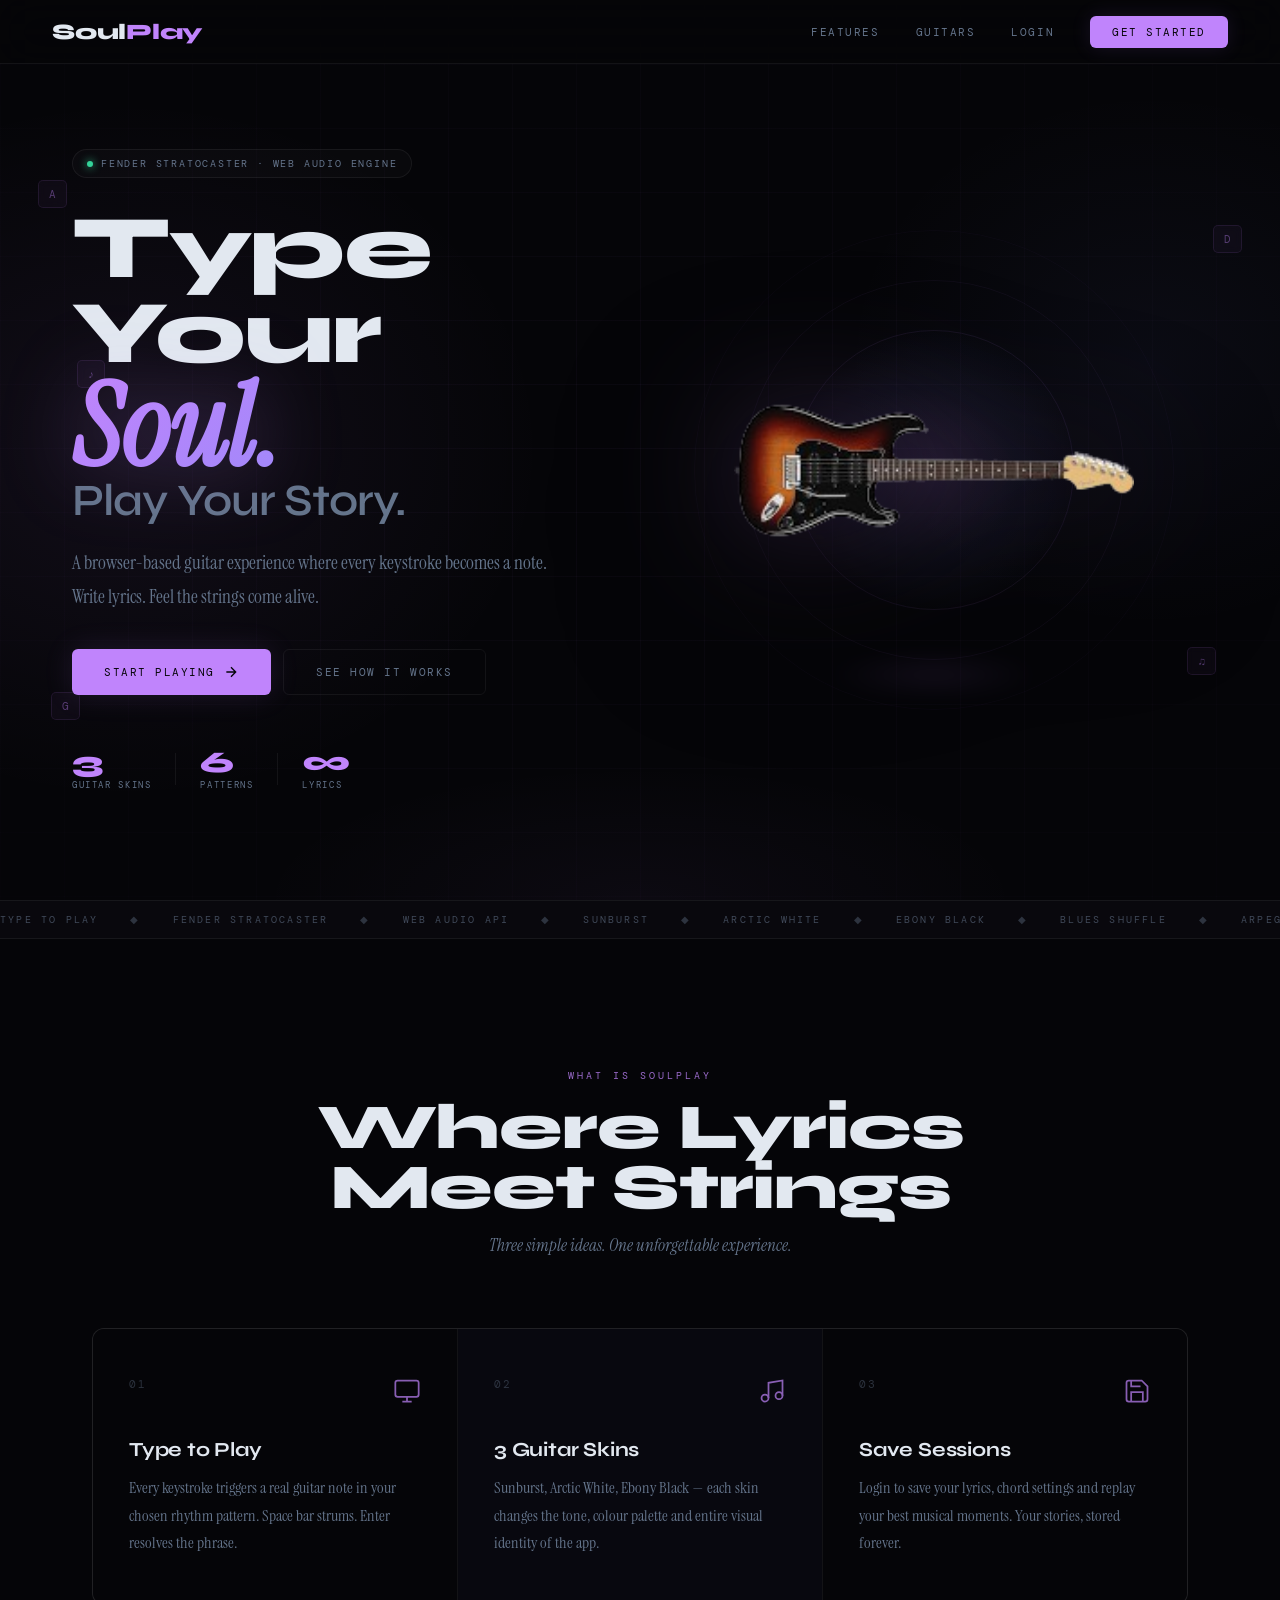
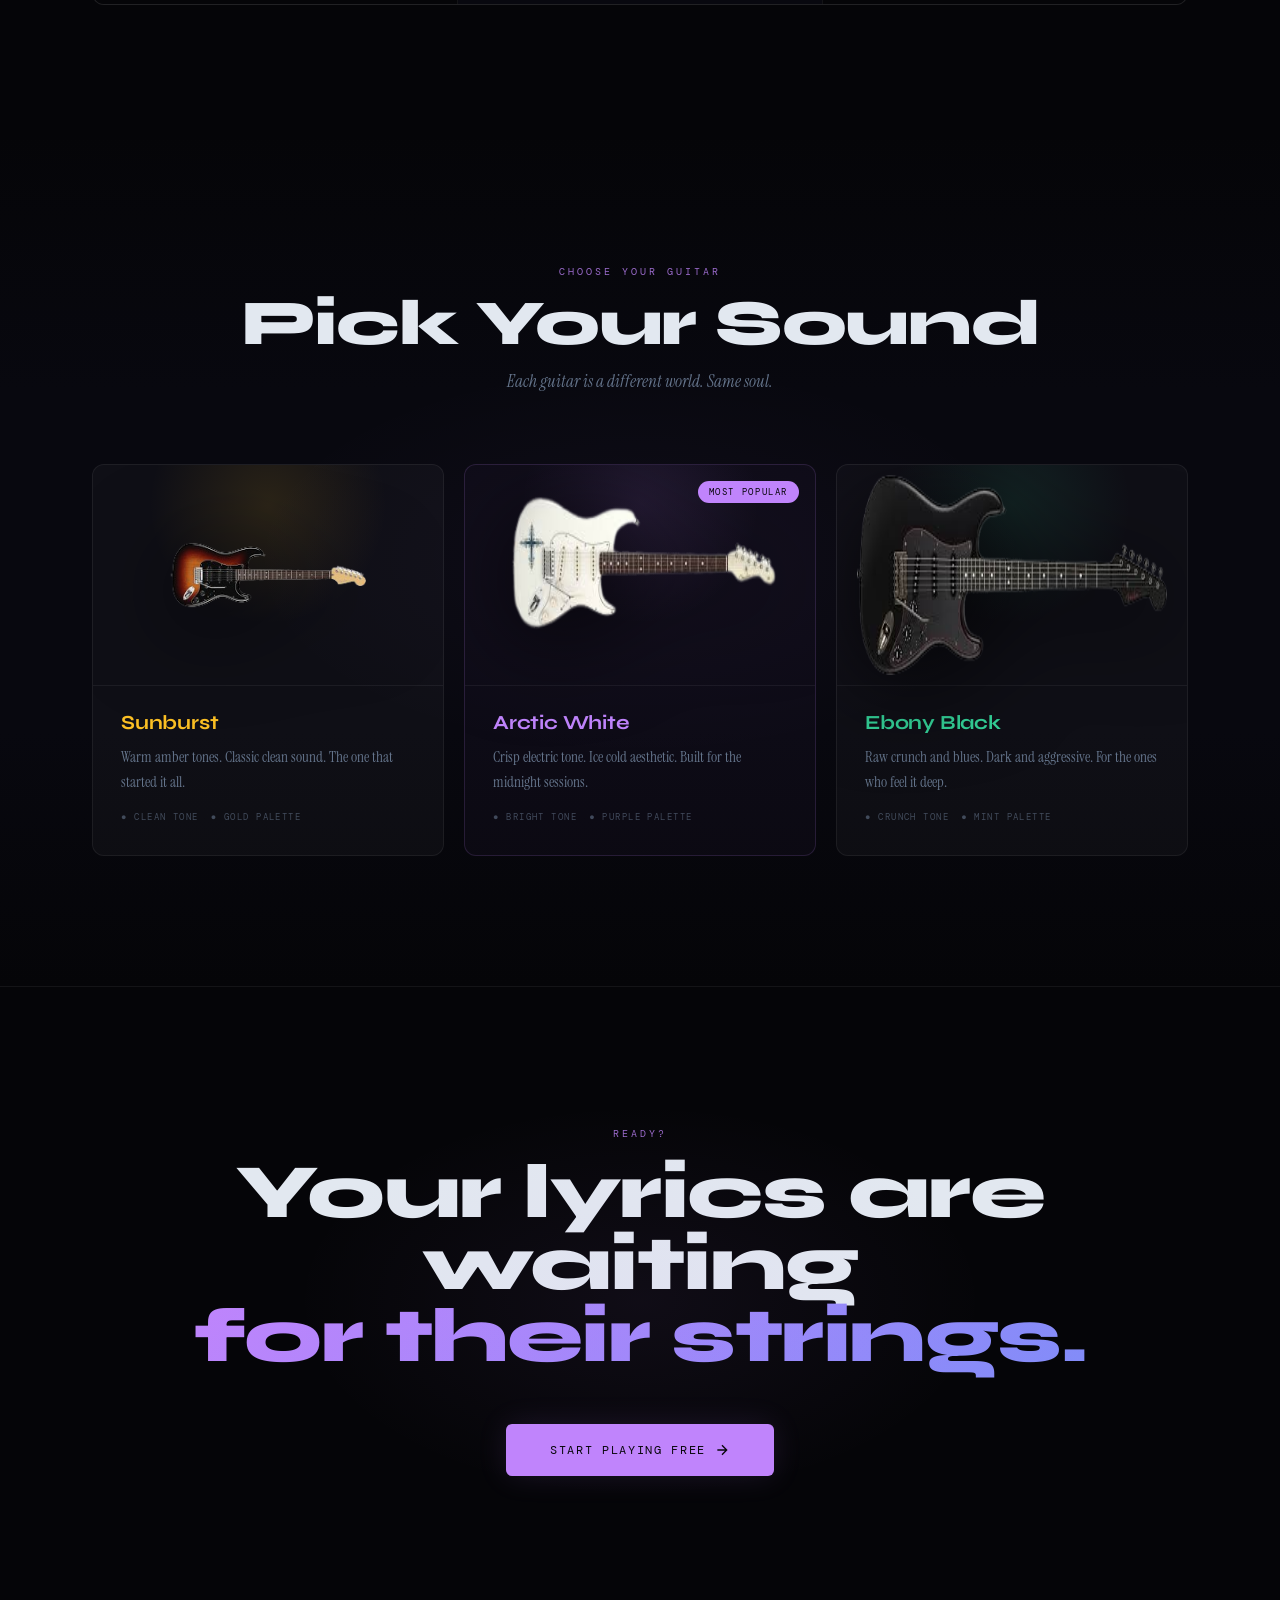
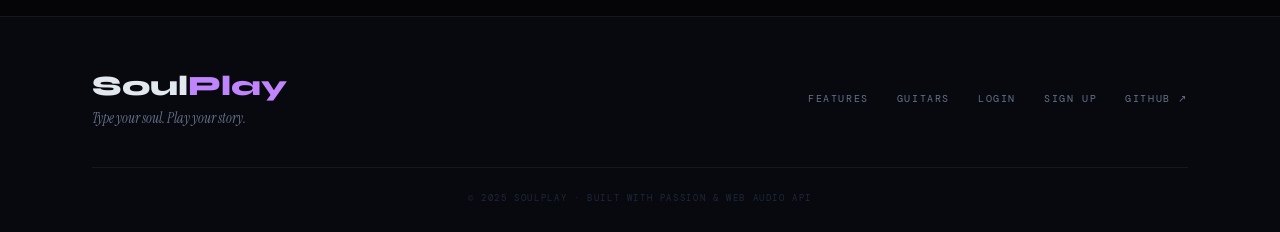
<file: index.html>
<!DOCTYPE html>
<html lang="en">
<head>
<meta charset="UTF-8"/>
<meta name="viewport" content="width=device-width, initial-scale=1.0"/>
<title>SoulPlay — Type Your Soul. Play Your Story.</title>
<link rel="stylesheet" href="assets/css/style.css"/>
</head>
<body>

  <!-- NAVBAR -->
  <nav class="navbar">
    <a href="index.html" class="logo">
      <span class="logo-soul">Soul</span><span class="logo-play">Play</span>
    </a>
    <div class="nav-links" id="navLinks">
      <a href="#features">Features</a>
      <a href="#skins">Guitars</a>
      <a href="login.html">Login</a>
      <a href="signup.html" class="btn-cta">Get Started</a>
    </div>
    <div class="hamburger" onclick="toggleMenu()">
      <span></span><span></span><span></span>
    </div>
  </nav>

  <!-- HERO -->
  <section class="hero">
    <div class="hero-ambient"></div>
    <div class="hero-grid"></div>
    <div class="hero-content">

      <div class="hero-left">
        <div class="hero-badge">
          <span class="badge-dot"></span>
          Fender Stratocaster · Web Audio Engine
        </div>
        <h1 class="hero-title">
          <span class="ht-line">Type Your</span>
          <span class="ht-accent">Soul.</span>
          <span class="ht-line ht-small">Play Your Story.</span>
        </h1>
        <p class="hero-sub">
          A browser-based guitar experience where every 
          keystroke becomes a note. Write lyrics. 
          Feel the strings come alive.
        </p>
        <div class="hero-actions">
          <a href="signup.html" class="btn-primary">
            <span>Start Playing</span>
            <svg width="16" height="16" viewBox="0 0 24 24" fill="none" 
                 stroke="currentColor" stroke-width="2">
              <path d="M5 12h14M12 5l7 7-7 7"/>
            </svg>
          </a>
          <a href="#features" class="btn-ghost">See How It Works</a>
        </div>
        <div class="hero-meta">
          <div class="meta-item">
            <div class="meta-val">3</div>
            <div class="meta-key">Guitar Skins</div>
          </div>
          <div class="meta-sep"></div>
          <div class="meta-item">
            <div class="meta-val">6</div>
            <div class="meta-key">Patterns</div>
          </div>
          <div class="meta-sep"></div>
          <div class="meta-item">
            <div class="meta-val">∞</div>
            <div class="meta-key">Lyrics</div>
          </div>
        </div>
      </div>

      <div class="hero-right">
        <div class="guitar-scene">
          <div class="gscene-ring gscene-ring--1"></div>
          <div class="gscene-ring gscene-ring--2"></div>
          <div class="gscene-ring gscene-ring--3"></div>
          <div class="gscene-light"></div>
          <img src="assets/images/guitar-sunburst.png" 
               alt="Fender Stratocaster" class="hero-guitar"/>
          <div class="gscene-floor"></div>
        </div>
      </div>

    </div>

    <!-- Keyboard keys floating -->
    <div class="key-float kf-1"><kbd>A</kbd></div>
    <div class="key-float kf-2"><kbd>♪</kbd></div>
    <div class="key-float kf-3"><kbd>G</kbd></div>
    <div class="key-float kf-4"><kbd>D</kbd></div>
    <div class="key-float kf-5"><kbd>♫</kbd></div>
  </section>

  <!-- TICKER -->
  <div class="ticker">
    <div class="ticker-track">
      <span>Type to Play</span><span class="tick-dot">◆</span>
      <span>Fender Stratocaster</span><span class="tick-dot">◆</span>
      <span>Web Audio API</span><span class="tick-dot">◆</span>
      <span>Sunburst</span><span class="tick-dot">◆</span>
      <span>Arctic White</span><span class="tick-dot">◆</span>
      <span>Ebony Black</span><span class="tick-dot">◆</span>
      <span>Blues Shuffle</span><span class="tick-dot">◆</span>
      <span>Arpeggio Mode</span><span class="tick-dot">◆</span>
      <span>Save Sessions</span><span class="tick-dot">◆</span>
      <span>Type to Play</span><span class="tick-dot">◆</span>
      <span>Fender Stratocaster</span><span class="tick-dot">◆</span>
      <span>Web Audio API</span><span class="tick-dot">◆</span>
      <span>Sunburst</span><span class="tick-dot">◆</span>
      <span>Arctic White</span><span class="tick-dot">◆</span>
      <span>Ebony Black</span><span class="tick-dot">◆</span>
      <span>Blues Shuffle</span><span class="tick-dot">◆</span>
      <span>Arpeggio Mode</span><span class="tick-dot">◆</span>
      <span>Save Sessions</span><span class="tick-dot">◆</span>
    </div>
  </div>

  <!-- FEATURES -->
  <section class="features" id="features">
    <div class="container">
      <div class="sec-head">
        <p class="sec-label">What is SoulPlay</p>
        <h2 class="sec-title">Where Lyrics<br/>Meet Strings</h2>
        <p class="sec-sub">Three simple ideas. One unforgettable experience.</p>
      </div>
      <div class="feat-grid">

        <div class="feat-card">
          <div class="feat-top">
            <div class="feat-num">01</div>
            <div class="feat-ico">
              <svg width="28" height="28" viewBox="0 0 24 24" fill="none" 
                   stroke="currentColor" stroke-width="1.5">
                <rect x="2" y="3" width="20" height="14" rx="2"/>
                <path d="M8 21h8M12 17v4"/>
              </svg>
            </div>
          </div>
          <h3>Type to Play</h3>
          <p>Every keystroke triggers a real guitar note in your chosen rhythm pattern. Space bar strums. Enter resolves the phrase.</p>
          <div class="feat-bar"></div>
        </div>

        <div class="feat-card feat-card--glow">
          <div class="feat-top">
            <div class="feat-num">02</div>
            <div class="feat-ico">
              <svg width="28" height="28" viewBox="0 0 24 24" fill="none" 
                   stroke="currentColor" stroke-width="1.5">
                <path d="M9 18V5l12-2v13"/>
                <circle cx="6" cy="18" r="3"/>
                <circle cx="18" cy="16" r="3"/>
              </svg>
            </div>
          </div>
          <h3>3 Guitar Skins</h3>
          <p>Sunburst, Arctic White, Ebony Black — each skin changes the tone, colour palette and entire visual identity of the app.</p>
          <div class="feat-bar"></div>
        </div>

        <div class="feat-card">
          <div class="feat-top">
            <div class="feat-num">03</div>
            <div class="feat-ico">
              <svg width="28" height="28" viewBox="0 0 24 24" fill="none" 
                   stroke="currentColor" stroke-width="1.5">
                <path d="M19 21H5a2 2 0 01-2-2V5a2 2 0 012-2h11l5 5v11a2 2 0 01-2 2z"/>
                <polyline points="17,21 17,13 7,13 7,21"/>
                <polyline points="7,3 7,8 15,8"/>
              </svg>
            </div>
          </div>
          <h3>Save Sessions</h3>
          <p>Login to save your lyrics, chord settings and replay your best musical moments. Your stories, stored forever.</p>
          <div class="feat-bar"></div>
        </div>

      </div>
    </div>
  </section>

  <!-- GUITARS -->
  <section class="guitars" id="skins">
    <div class="container">
      <div class="sec-head">
        <p class="sec-label">Choose Your Guitar</p>
        <h2 class="sec-title">Pick Your Sound</h2>
        <p class="sec-sub">Each guitar is a different world. Same soul.</p>
      </div>
      <div class="guitars-grid">

        <div class="g-card" data-accent="gold">
          <div class="g-glow"></div>
          <div class="g-img-wrap">
            <img src="assets/images/guitar-sunburst.png" alt="Sunburst"/>
          </div>
          <div class="g-body">
            <div class="g-tag">Sunburst</div>
            <p>Warm amber tones. Classic clean sound. The one that started it all.</p>
            <div class="g-spec">
              <span>● Clean Tone</span>
              <span>● Gold Palette</span>
            </div>
          </div>
        </div>

        <div class="g-card g-card--hero" data-accent="purple">
          <div class="g-badge">Most Popular</div>
          <div class="g-glow"></div>
          <div class="g-img-wrap">
            <img src="assets/images/guitar-arctic.png" alt="Arctic White"/>
          </div>
          <div class="g-body">
            <div class="g-tag">Arctic White</div>
            <p>Crisp electric tone. Ice cold aesthetic. Built for the midnight sessions.</p>
            <div class="g-spec">
              <span>● Bright Tone</span>
              <span>● Purple Palette</span>
            </div>
          </div>
        </div>

        <div class="g-card" data-accent="mint">
          <div class="g-glow"></div>
          <div class="g-img-wrap">
            <img src="assets/images/guitar-ebony.png" alt="Ebony Black"/>
          </div>
          <div class="g-body">
            <div class="g-tag">Ebony Black</div>
            <p>Raw crunch and blues. Dark and aggressive. For the ones who feel it deep.</p>
            <div class="g-spec">
              <span>● Crunch Tone</span>
              <span>● Mint Palette</span>
            </div>
          </div>
        </div>

      </div>
    </div>
  </section>

  <!-- CTA -->
  <section class="cta-sec">
    <div class="cta-ambient"></div>
    <div class="container">
      <p class="sec-label">Ready?</p>
      <h2 class="cta-title">
        Your lyrics are waiting<br/>
        <span>for their strings.</span>
      </h2>
      <a href="signup.html" class="btn-primary btn-lg">
        <span>Start Playing Free</span>
        <svg width="16" height="16" viewBox="0 0 24 24" fill="none" 
             stroke="currentColor" stroke-width="2">
          <path d="M5 12h14M12 5l7 7-7 7"/>
        </svg>
      </a>
    </div>
  </section>

  <!-- FOOTER -->
  <footer class="footer">
    <div class="container">
      <div class="footer-top">
        <div>
          <div class="footer-logo">
            <span>Soul</span><span>Play</span>
          </div>
          <p class="footer-tag">Type your soul. Play your story.</p>
        </div>
        <div class="footer-nav">
          <a href="#features">Features</a>
          <a href="#skins">Guitars</a>
          <a href="login.html">Login</a>
          <a href="signup.html">Sign Up</a>
          <a href="https://github.com/komalgaur24/soulplay" target="_blank">
            GitHub ↗
          </a>
        </div>
      </div>
      <div class="footer-bottom">
        <p>© 2025 SoulPlay · Built with passion & Web Audio API</p>
      </div>
    </div>
  </footer>

<script>
function toggleMenu(){
  document.getElementById('navLinks').classList.toggle('open');
}
</script>
<script src="assets/js/app.js"></script>
</body>
</html>
</file>
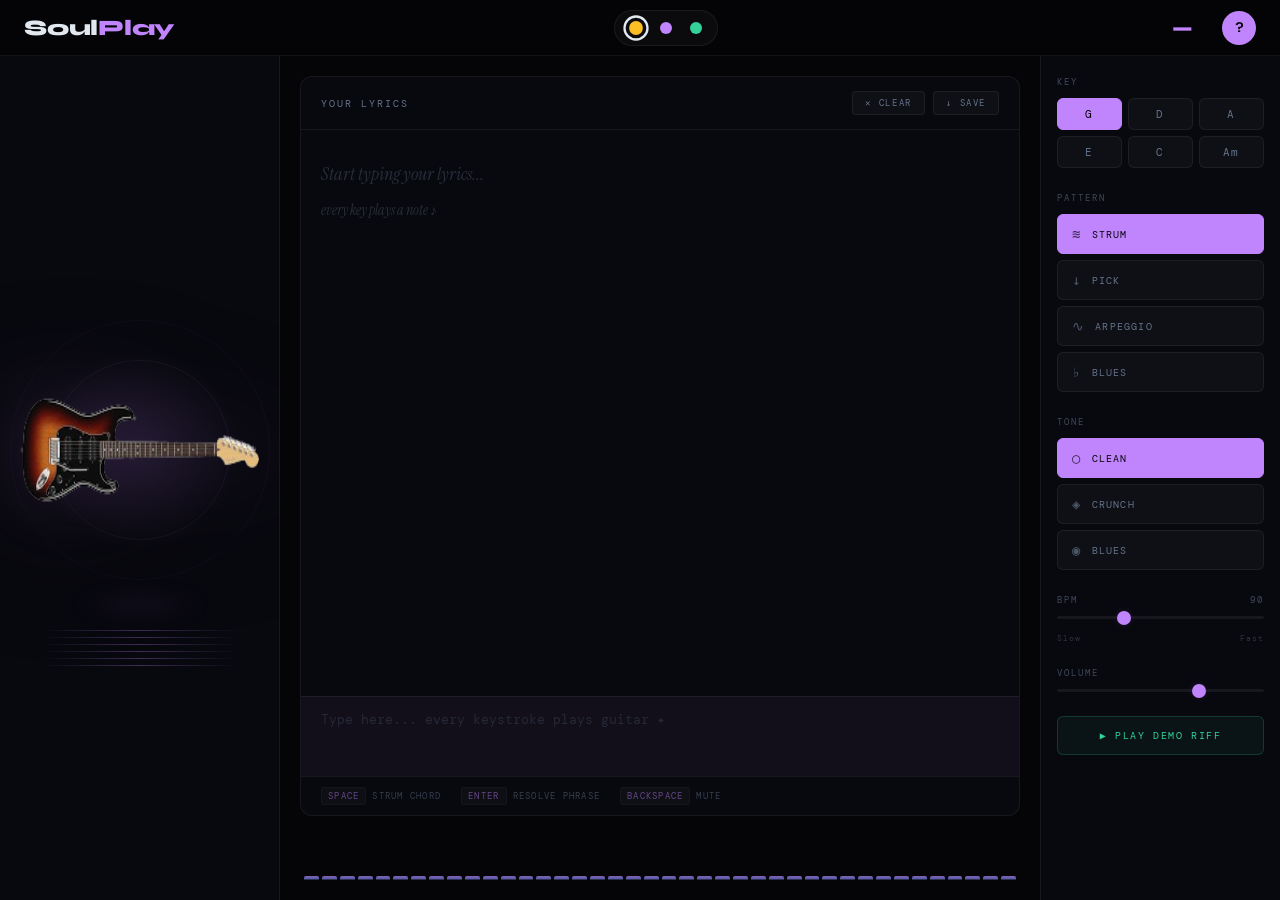
<file: app.html>
<!DOCTYPE html>
<html lang="en">
<head>
<meta charset="UTF-8"/>
<meta name="viewport" content="width=device-width, initial-scale=1.0"/>
<title>SoulPlay — Play</title>
<link rel="stylesheet" href="assets/css/style.css"/>
<link rel="stylesheet" href="assets/css/app.css"/>
</head>
<body class="app-body">

  <!-- TOP BAR -->
  <header class="app-header">
    <a href="index.html" class="logo">
      <span class="logo-soul">Soul</span><span class="logo-play">Play</span>
    </a>
    <div class="skin-switcher">
      <button class="skin-btn active" data-skin="sunburst" 
              onclick="setSkin('sunburst',this)" title="Sunburst">
        <span class="skin-dot" style="background:#FBBF24"></span>
      </button>
      <button class="skin-btn" data-skin="arctic" 
              onclick="setSkin('arctic',this)" title="Arctic White">
        <span class="skin-dot" style="background:#C084FC"></span>
      </button>
      <button class="skin-btn" data-skin="ebony" 
              onclick="setSkin('ebony',this)" title="Ebony Black">
        <span class="skin-dot" style="background:#34D399"></span>
      </button>
    </div>
    <div class="app-header-right">
      <div class="chord-badge" id="chordBadge">—</div>
      <div class="user-avatar" onclick="toggleUserMenu()">
        <span id="userInitial">?</span>
        <div class="user-menu" id="userMenu">
          <a href="#">My Sessions</a>
          <a href="#">Settings</a>
          <a href="index.html">Home</a>
          <a href="login.html" class="um-logout">Sign Out</a>
        </div>
      </div>
    </div>
  </header>

  <!-- MAIN LAYOUT -->
  <main class="app-main">

    <!-- LEFT: GUITAR -->
    <aside class="app-guitar-panel" id="guitarPanel">
      <div class="guitar-scene">
        <div class="gs-ambient"></div>
        <div class="gs-ring gs-ring--1"></div>
        <div class="gs-ring gs-ring--2"></div>
        <img src="assets/images/guitar-sunburst.png" 
             alt="Guitar" class="app-guitar" id="appGuitar"/>
        <div class="gs-floor"></div>
      </div>
      <div class="string-viz" id="stringViz">
        <div class="sv-line" id="sv0"></div>
        <div class="sv-line" id="sv1"></div>
        <div class="sv-line" id="sv2"></div>
        <div class="sv-line" id="sv3"></div>
        <div class="sv-line" id="sv4"></div>
        <div class="sv-line" id="sv5"></div>
      </div>
    </aside>

    <!-- CENTER: LYRICS -->
    <section class="app-center">
      <div class="lyrics-stage">
        <div class="ls-top">
          <span class="ls-label">Your Lyrics</span>
          <div class="ls-actions">
            <button class="ls-btn" onclick="clearLyrics()" 
                    title="Clear">✕ Clear</button>
            <button class="ls-btn" onclick="saveLyrics()" 
                    title="Save">↓ Save</button>
          </div>
        </div>
        <div class="lyrics-display" id="lyricsDisplay">
          <span class="ld-placeholder">
            Start typing your lyrics...<br/>
            <small>every key plays a note ♪</small>
          </span>
        </div>
        <textarea 
          class="lyrics-input" 
          id="lyricsInput"
          placeholder="Type here... every keystroke plays guitar ✦"
          spellcheck="false"
        ></textarea>
        <div class="ls-hints">
          <span><kbd>SPACE</kbd> Strum chord</span>
          <span><kbd>ENTER</kbd> Resolve phrase</span>
          <span><kbd>BACKSPACE</kbd> Mute</span>
        </div>
      </div>

      <!-- VU METER -->
      <div class="vu-meter" id="vuMeter"></div>
    </section>

    <!-- RIGHT: CONTROLS -->
    <aside class="app-controls">

      <div class="ctrl-section">
        <div class="ctrl-label">Key</div>
        <div class="ctrl-grid">
          <button class="ctrl-btn active" 
                  onclick="setKey('G',this)">G</button>
          <button class="ctrl-btn" 
                  onclick="setKey('D',this)">D</button>
          <button class="ctrl-btn" 
                  onclick="setKey('A',this)">A</button>
          <button class="ctrl-btn" 
                  onclick="setKey('E',this)">E</button>
          <button class="ctrl-btn" 
                  onclick="setKey('C',this)">C</button>
          <button class="ctrl-btn" 
                  onclick="setKey('Am',this)">Am</button>
        </div>
      </div>

      <div class="ctrl-section">
        <div class="ctrl-label">Pattern</div>
        <div class="ctrl-stack">
          <button class="ctrl-btn-lg active" 
                  onclick="setPattern('strum',this)">
            <span class="cbtn-icon">≋</span> Strum
          </button>
          <button class="ctrl-btn-lg" 
                  onclick="setPattern('pick',this)">
            <span class="cbtn-icon">↓</span> Pick
          </button>
          <button class="ctrl-btn-lg" 
                  onclick="setPattern('arpeggio',this)">
            <span class="cbtn-icon">∿</span> Arpeggio
          </button>
          <button class="ctrl-btn-lg" 
                  onclick="setPattern('blues',this)">
            <span class="cbtn-icon">♭</span> Blues
          </button>
        </div>
      </div>

      <div class="ctrl-section">
        <div class="ctrl-label">Tone</div>
        <div class="ctrl-stack">
          <button class="ctrl-btn-lg active" 
                  onclick="setTone('clean',this)">
            <span class="cbtn-icon">○</span> Clean
          </button>
          <button class="ctrl-btn-lg" 
                  onclick="setTone('crunch',this)">
            <span class="cbtn-icon">◈</span> Crunch
          </button>
          <button class="ctrl-btn-lg" 
                  onclick="setTone('blues',this)">
            <span class="cbtn-icon">◉</span> Blues
          </button>
        </div>
      </div>

      <div class="ctrl-section">
        <div class="ctrl-label">
          BPM <span id="bpmVal">90</span>
        </div>
        <input type="range" class="bpm-slider" 
               id="bpmSlider" min="40" max="200" value="90"
               oninput="setBPM(this.value)"/>
        <div class="bpm-labels">
          <span>Slow</span><span>Fast</span>
        </div>
      </div>

      <div class="ctrl-section">
        <div class="ctrl-label">Volume</div>
        <input type="range" class="bpm-slider" 
               id="volSlider" min="0" max="100" value="70"
               oninput="setVolume(this.value)"/>
      </div>

      <div class="ctrl-section">
        <button class="btn-play-demo" onclick="playDemo()">
          ▶ Play Demo Riff
        </button>
      </div>

    </aside>

  </main>

<script src="assets/js/audio.js"></script>
<script src="assets/js/app.js"></script>
</body>
</html>
</file>
<file: assets/css/style.css>
@import url('https://fonts.googleapis.com/css2?family=Syne:wght@400;600;700;800&family=Instrument+Serif:ital@0;1&family=DM+Mono:wght@300;400&display=swap');

/* ── ROOT ── */
:root {
  --purple:      #C084FC;
  --purple-dim:  #818CF8;
  --purple-dark: #1E1B4B;
  --purple-glow: rgba(192,132,252,0.12);
  --mint:        #34D399;
  --mint-glow:   rgba(52,211,153,0.1);
  --gold:        #FBBF24;
  --gold-glow:   rgba(251,191,36,0.1);
  --bg:          #050508;
  --bg2:         #08080F;
  --bg3:         #0C0C18;
  --surface:     rgba(255,255,255,0.032);
  --surface2:    rgba(255,255,255,0.06);
  --border:      rgba(255,255,255,0.06);
  --border2:     rgba(192,132,252,0.12);
  --text:        #E2E8F0;
  --text2:       #64748B;
  --text3:       #1E293B;
}

*,*::before,*::after{margin:0;padding:0;box-sizing:border-box;}
html{scroll-behavior:smooth;}
body{
  background:var(--bg);
  color:var(--text);
  font-family:'Syne',sans-serif;
  overflow-x:hidden;
}
img{display:block;max-width:100%;}
a{text-decoration:none;}

/* ── NAVBAR ── */
.navbar{
  position:fixed;top:0;left:0;right:0;z-index:200;
  height:64px;padding:0 52px;
  display:flex;align-items:center;justify-content:space-between;
  background:rgba(5,5,8,0.8);
  backdrop-filter:blur(20px);
  border-bottom:1px solid var(--border);
}
.logo{
  font-family:'Syne',sans-serif;
  font-weight:800;font-size:22px;letter-spacing:-.01em;
}
.logo-soul{color:var(--text);}
.logo-play{color:var(--purple);}
.nav-links{
  display:flex;align-items:center;gap:36px;
}
.nav-links a{
  font-family:'DM Mono',monospace;
  font-size:11px;letter-spacing:.14em;text-transform:uppercase;
  color:var(--text2);transition:color .2s;
}
.nav-links a:hover{color:var(--text);}
.btn-cta{
  color:var(--bg) !important;
  background:var(--purple) !important;
  padding:9px 22px;border-radius:6px;
  font-size:11px !important;
  transition:opacity .2s,transform .2s,box-shadow .2s !important;
  box-shadow:0 0 20px var(--purple-glow);
}
.btn-cta:hover{
  opacity:.88 !important;
  transform:translateY(-1px) !important;
  box-shadow:0 4px 24px rgba(192,132,252,0.25) !important;
}
.hamburger{
  display:none;flex-direction:column;
  gap:5px;cursor:pointer;padding:4px;
}
.hamburger span{
  display:block;width:22px;height:1.5px;
  background:var(--text2);border-radius:2px;
  transition:background .2s;
}
.hamburger:hover span{background:var(--text);}

/* ── HERO ── */
.hero{
  min-height:100vh;
  position:relative;overflow:hidden;
  display:flex;align-items:center;
}
.hero-ambient{
  position:absolute;inset:0;pointer-events:none;
  background:
    radial-gradient(ellipse 50% 60% at 10% 50%,
      rgba(192,132,252,0.07) 0%,transparent 65%),
    radial-gradient(ellipse 40% 50% at 90% 40%,
      rgba(129,140,248,0.05) 0%,transparent 60%),
    radial-gradient(ellipse 60% 30% at 50% 100%,
      rgba(192,132,252,0.04) 0%,transparent 50%);
}
.hero-grid{
  position:absolute;inset:0;pointer-events:none;
  background-image:
    linear-gradient(rgba(192,132,252,.04) 1px,transparent 1px),
    linear-gradient(90deg,rgba(192,132,252,.04) 1px,transparent 1px);
  background-size:64px 64px;
  mask-image:radial-gradient(ellipse 90% 90% at 50% 50%,
    black 0%,transparent 100%);
}
.hero-content{
  position:relative;z-index:2;
  width:100%;max-width:1240px;margin:0 auto;
  padding:130px 52px 90px;
  display:grid;grid-template-columns:1fr 1fr;
  align-items:center;gap:40px;
}

/* Hero badge */
.hero-badge{
  display:inline-flex;align-items:center;gap:8px;
  font-family:'DM Mono',monospace;
  font-size:10px;letter-spacing:.18em;text-transform:uppercase;
  color:var(--text2);
  border:1px solid var(--border);
  padding:7px 14px;border-radius:100px;
  margin-bottom:28px;
  background:rgba(255,255,255,0.02);
}
.badge-dot{
  width:6px;height:6px;border-radius:50%;
  background:var(--mint);
  box-shadow:0 0 8px var(--mint);
  animation:dotPulse 2s ease-in-out infinite;
}
@keyframes dotPulse{
  0%,100%{opacity:1;}50%{opacity:.4;}
}

/* Hero title */
.hero-title{
  display:flex;flex-direction:column;
  margin-bottom:24px;
}
.ht-line{
  font-family:'Syne',sans-serif;
  font-weight:800;
  font-size:clamp(56px,7vw,96px);
  line-height:.95;letter-spacing:-.02em;
  color:var(--text);
}
.ht-accent{
  font-family:'Instrument Serif',serif;
  font-style:italic;
  font-size:clamp(68px,9vw,120px);
  line-height:.9;
  background:linear-gradient(135deg,var(--purple) 0%,var(--purple-dim) 100%);
  -webkit-background-clip:text;-webkit-text-fill-color:transparent;
  background-clip:text;
  filter:drop-shadow(0 0 40px rgba(192,132,252,0.3));
}
.ht-small{
  font-size:clamp(28px,3.5vw,48px) !important;
  color:var(--text2) !important;
  font-weight:600 !important;
}
.hero-sub{
  font-family:'Instrument Serif',serif;
  font-size:clamp(16px,1.6vw,19px);
  color:var(--text2);line-height:1.75;
  margin-bottom:36px;max-width:480px;
}

/* Buttons */
.hero-actions{
  display:flex;gap:12px;flex-wrap:wrap;
  margin-bottom:52px;
}
.btn-primary{
  display:inline-flex;align-items:center;gap:8px;
  font-family:'DM Mono',monospace;
  font-size:11px;letter-spacing:.14em;text-transform:uppercase;
  color:var(--bg);
  background:var(--purple);
  padding:15px 32px;border-radius:6px;
  transition:opacity .2s,transform .2s,box-shadow .2s;
  box-shadow:0 0 30px var(--purple-glow);
}
.btn-primary:hover{
  opacity:.88;transform:translateY(-2px);
  box-shadow:0 8px 40px rgba(192,132,252,0.28);
}
.btn-primary svg{transition:transform .2s;}
.btn-primary:hover svg{transform:translateX(3px);}
.btn-lg{padding:18px 44px;font-size:12px;}
.btn-ghost{
  display:inline-flex;align-items:center;
  font-family:'DM Mono',monospace;
  font-size:11px;letter-spacing:.14em;text-transform:uppercase;
  color:var(--text2);
  border:1px solid var(--border);
  padding:15px 32px;border-radius:6px;
  transition:border-color .2s,color .2s,background .2s;
}
.btn-ghost:hover{
  border-color:rgba(192,132,252,0.3);
  color:var(--purple);
  background:rgba(192,132,252,0.05);
}

/* Hero meta */
.hero-meta{
  display:flex;align-items:center;gap:24px;
}
.meta-item{
  display:flex;flex-direction:column;gap:2px;
}
.meta-val{
  font-family:'Syne',sans-serif;
  font-weight:800;font-size:30px;
  color:var(--purple);line-height:1;
}
.meta-key{
  font-family:'DM Mono',monospace;
  font-size:9px;letter-spacing:.18em;text-transform:uppercase;
  color:var(--text2);
}
.meta-sep{width:1px;height:32px;background:var(--border);}

/* Guitar scene */
.hero-right{
  display:flex;justify-content:center;align-items:center;
}
.guitar-scene{
  position:relative;width:100%;max-width:460px;
  display:flex;justify-content:center;align-items:center;
}
.gscene-ring{
  position:absolute;border-radius:50%;
  border:1px solid rgba(192,132,252,0.08);
  top:50%;left:50%;transform:translate(-50%,-50%);
}
.gscene-ring--1{width:280px;height:280px;}
.gscene-ring--2{
  width:380px;height:380px;
  border-color:rgba(192,132,252,0.05);
  animation:ringPulse 4s ease-in-out infinite;
}
.gscene-ring--3{
  width:480px;height:480px;
  border-color:rgba(192,132,252,0.03);
  animation:ringPulse 4s ease-in-out infinite .5s;
}
@keyframes ringPulse{
  0%,100%{opacity:.5;transform:translate(-50%,-50%) scale(1);}
  50%{opacity:1;transform:translate(-50%,-50%) scale(1.04);}
}
.gscene-light{
  position:absolute;
  width:300px;height:300px;border-radius:50%;
  background:radial-gradient(circle,
    rgba(192,132,252,0.15) 0%,
    rgba(129,140,248,0.06) 40%,
    transparent 70%);
  top:50%;left:50%;transform:translate(-50%,-50%);
  animation:lightPulse 5s ease-in-out infinite;
  pointer-events:none;
}
@keyframes lightPulse{
  0%,100%{opacity:.7;transform:translate(-50%,-50%) scale(1);}
  50%{opacity:1;transform:translate(-50%,-50%) scale(1.1);}
}
.hero-guitar{
  width:100%;max-width:400px;
  position:relative;z-index:2;
  filter:
    drop-shadow(0 0 60px rgba(192,132,252,0.2))
    drop-shadow(0 40px 80px rgba(0,0,0,.95));
  animation:guitarFloat 5s ease-in-out infinite;
}
@keyframes guitarFloat{
  0%,100%{transform:translateY(0) rotate(-5deg);}
  50%{transform:translateY(-20px) rotate(-5deg);}
}
.gscene-floor{
  position:absolute;bottom:-20px;left:50%;
  transform:translateX(-50%);
  width:50%;height:40px;
  background:radial-gradient(ellipse,
    rgba(192,132,252,0.1) 0%,transparent 70%);
  filter:blur(12px);pointer-events:none;
}

/* Floating keys */
.key-float{
  position:absolute;z-index:1;pointer-events:none;
  animation:keyFloat 8s ease-in-out infinite;
}
.key-float kbd{
  font-family:'DM Mono',monospace;
  font-size:11px;
  color:rgba(192,132,252,0.4);
  border:1px solid rgba(192,132,252,0.1);
  padding:6px 10px;border-radius:5px;
  background:rgba(192,132,252,0.04);
  backdrop-filter:blur(4px);
  display:block;
}
.kf-1{top:20%;left:3%;animation-delay:0s;}
.kf-2{top:40%;left:6%;animation-delay:1.5s;}
.kf-3{bottom:20%;left:4%;animation-delay:3s;}
.kf-4{top:25%;right:3%;animation-delay:.8s;}
.kf-5{bottom:25%;right:5%;animation-delay:2.2s;}
@keyframes keyFloat{
  0%,100%{transform:translateY(0);opacity:.6;}
  50%{transform:translateY(-16px);opacity:1;}
}

/* ── TICKER ── */
.ticker{
  overflow:hidden;
  border-top:1px solid var(--border);
  border-bottom:1px solid var(--border);
  background:rgba(192,132,252,0.02);
  padding:12px 0;
}
.ticker-track{
  display:flex;gap:32px;width:max-content;
  animation:ticker 35s linear infinite;
}
.ticker-track span{
  font-family:'DM Mono',monospace;
  font-size:10px;letter-spacing:.22em;text-transform:uppercase;
  color:var(--text2);white-space:nowrap;opacity:.6;
}
.tick-dot{color:var(--purple);opacity:.4 !important;}
@keyframes ticker{
  from{transform:translateX(0)}
  to{transform:translateX(-50%)}
}

/* ── CONTAINER ── */
.container{
  max-width:1200px;margin:0 auto;padding:0 52px;
}

/* ── SECTION HEAD ── */
.sec-head{
  text-align:center;margin-bottom:72px;
}
.sec-label{
  font-family:'DM Mono',monospace;
  font-size:10px;letter-spacing:.3em;text-transform:uppercase;
  color:var(--purple);margin-bottom:16px;opacity:.8;
}
.sec-title{
  font-family:'Syne',sans-serif;
  font-weight:800;
  font-size:clamp(40px,5vw,64px);
  letter-spacing:-.02em;line-height:.94;
  color:var(--text);margin-bottom:16px;
}
.sec-sub{
  font-family:'Instrument Serif',serif;
  font-style:italic;font-size:17px;
  color:var(--text2);
}

/* ── FEATURES ── */
.features{padding:130px 0;}
.feat-grid{
  display:grid;grid-template-columns:repeat(3,1fr);
  gap:1px;
  background:var(--border);
  border:1px solid var(--border);
  border-radius:12px;overflow:hidden;
}
.feat-card{
  padding:48px 36px;
  background:var(--bg);
  position:relative;overflow:hidden;
  transition:background .3s;
}
.feat-card:hover{background:var(--bg3);}
.feat-card--glow{background:var(--bg2);}
.feat-card--glow:hover{background:var(--bg3);}
.feat-top{
  display:flex;justify-content:space-between;
  align-items:flex-start;margin-bottom:28px;
}
.feat-num{
  font-family:'DM Mono',monospace;
  font-size:11px;letter-spacing:.18em;
  color:var(--text2);opacity:.4;
}
.feat-ico{
  color:var(--purple);opacity:.7;
  transition:opacity .3s,transform .3s;
}
.feat-card:hover .feat-ico{opacity:1;transform:scale(1.1);}
.feat-card h3{
  font-family:'Syne',sans-serif;
  font-weight:700;font-size:20px;
  letter-spacing:-.01em;
  color:var(--text);margin-bottom:12px;
}
.feat-card p{
  font-family:'Instrument Serif',serif;
  font-size:16px;color:var(--text2);line-height:1.7;
}
.feat-bar{
  position:absolute;bottom:0;left:0;
  width:0;height:2px;
  background:linear-gradient(90deg,var(--purple),var(--purple-dim));
  transition:width .4s ease;
}
.feat-card:hover .feat-bar{width:100%;}

/* ── GUITARS ── */
.guitars{
  padding:130px 0;
  background:linear-gradient(180deg,
    var(--bg) 0%,var(--bg2) 30%,
    var(--bg2) 70%,var(--bg) 100%);
  position:relative;overflow:hidden;
}
.guitars::before{
  content:'';position:absolute;
  top:50%;left:50%;
  transform:translate(-50%,-50%);
  width:800px;height:400px;border-radius:50%;
  background:radial-gradient(ellipse,
    rgba(192,132,252,0.04) 0%,transparent 70%);
  pointer-events:none;
}
.guitars-grid{
  display:grid;grid-template-columns:repeat(3,1fr);
  gap:20px;
}
.g-card{
  position:relative;overflow:hidden;
  border-radius:12px;
  border:1px solid var(--border);
  background:var(--surface);
  transition:transform .35s cubic-bezier(.4,0,.2,1),
             border-color .35s,box-shadow .35s;
  cursor:pointer;
}
.g-card:hover{transform:translateY(-10px);}
.g-card--hero{
  border-color:rgba(192,132,252,0.15);
  background:rgba(192,132,252,0.03);
}
.g-badge{
  position:absolute;top:16px;right:16px;z-index:2;
  font-family:'DM Mono',monospace;
  font-size:9px;letter-spacing:.18em;text-transform:uppercase;
  color:var(--bg);background:var(--purple);
  padding:5px 11px;border-radius:100px;
}
.g-glow{
  position:absolute;width:240px;height:240px;
  border-radius:50%;top:-80px;left:50%;
  transform:translateX(-50%);
  pointer-events:none;opacity:.3;
  transition:opacity .35s;
}
.g-card:hover .g-glow{opacity:.55;}
.g-card[data-accent="gold"] .g-glow{
  background:radial-gradient(circle,
    rgba(251,191,36,0.4) 0%,transparent 70%);
}
.g-card[data-accent="purple"] .g-glow{
  background:radial-gradient(circle,
    rgba(192,132,252,0.35) 0%,transparent 70%);
}
.g-card[data-accent="mint"] .g-glow{
  background:radial-gradient(circle,
    rgba(52,211,153,0.35) 0%,transparent 70%);
}
.g-img-wrap{
  display:flex;justify-content:center;align-items:center;
  height:220px;padding:20px;
  position:relative;z-index:1;
}
.g-img-wrap img{
  height:200px;width:auto;
  filter:drop-shadow(0 16px 48px rgba(0,0,0,.8));
  transition:transform .35s cubic-bezier(.4,0,.2,1);
}
.g-card:hover .g-img-wrap img{
  transform:scale(1.08) rotate(-3deg);
}
.g-body{
  padding:24px 28px 32px;
  border-top:1px solid var(--border);
}
.g-tag{
  font-family:'Syne',sans-serif;
  font-weight:700;font-size:20px;
  letter-spacing:-.01em;
  margin-bottom:10px;
}
.g-card[data-accent="gold"] .g-tag{color:var(--gold);}
.g-card[data-accent="purple"] .g-tag{color:var(--purple);}
.g-card[data-accent="mint"] .g-tag{color:var(--mint);}
.g-body p{
  font-family:'Instrument Serif',serif;
  font-size:15px;color:var(--text2);
  line-height:1.65;margin-bottom:16px;
}
.g-spec{
  display:flex;gap:12px;flex-wrap:wrap;
}
.g-spec span{
  font-family:'DM Mono',monospace;
  font-size:9px;letter-spacing:.16em;text-transform:uppercase;
  color:var(--text2);opacity:.6;
}
/* Hover border glow */
.g-card[data-accent="gold"]:hover{
  border-color:rgba(251,191,36,0.2);
  box-shadow:0 24px 60px rgba(251,191,36,0.06);
}
.g-card[data-accent="purple"]:hover{
  border-color:rgba(192,132,252,0.2);
  box-shadow:0 24px 60px rgba(192,132,252,0.08);
}
.g-card[data-accent="mint"]:hover{
  border-color:rgba(52,211,153,0.2);
  box-shadow:0 24px 60px rgba(52,211,153,0.06);
}

/* ── CTA ── */
.cta-sec{
  padding:140px 0;
  text-align:center;
  position:relative;overflow:hidden;
  border-top:1px solid var(--border);
}
.cta-ambient{
  position:absolute;top:50%;left:50%;
  transform:translate(-50%,-50%);
  width:700px;height:400px;border-radius:50%;
  background:radial-gradient(ellipse,
    rgba(192,132,252,0.06) 0%,transparent 70%);
  pointer-events:none;
}
.cta-title{
  font-family:'Syne',sans-serif;
  font-weight:800;
  font-size:clamp(44px,6vw,80px);
  letter-spacing:-.02em;line-height:.94;
  color:var(--text);
  margin:16px 0 52px;
}
.cta-title span{
  background:linear-gradient(135deg,var(--purple),var(--purple-dim));
  -webkit-background-clip:text;-webkit-text-fill-color:transparent;
  background-clip:text;
}

/* ── FOOTER ── */
.footer{
  background:var(--bg2);
  border-top:1px solid var(--border);
  padding:52px 0 28px;
}
.footer-top{
  display:flex;justify-content:space-between;
  align-items:center;margin-bottom:40px;
  flex-wrap:wrap;gap:24px;
}
.footer-logo{
  font-family:'Syne',sans-serif;
  font-weight:800;font-size:28px;
  margin-bottom:6px;
}
.footer-logo span:first-child{color:var(--text);}
.footer-logo span:last-child{color:var(--purple);}
.footer-tag{
  font-family:'Instrument Serif',serif;
  font-style:italic;font-size:14px;color:var(--text2);
}
.footer-nav{
  display:flex;gap:28px;flex-wrap:wrap;align-items:center;
}
.footer-nav a{
  font-family:'DM Mono',monospace;
  font-size:10px;letter-spacing:.16em;text-transform:uppercase;
  color:var(--text2);transition:color .2s;
}
.footer-nav a:hover{color:var(--purple);}
.footer-bottom{
  padding-top:24px;border-top:1px solid var(--border);
  font-family:'DM Mono',monospace;
  font-size:9px;letter-spacing:.18em;text-transform:uppercase;
  color:var(--text3);text-align:center;
}

/* ── RESPONSIVE ── */
@media(max-width:960px){
  .navbar{padding:0 20px;}
  .nav-links a:not(.btn-cta){display:none;}
  .hamburger{display:flex;}
  .nav-links.open{
    position:fixed;top:64px;left:0;right:0;
    background:rgba(5,5,8,0.97);
    border-bottom:1px solid var(--border);
    padding:28px 20px;
    flex-direction:column;gap:20px;
    display:flex;z-index:199;
  }
  .nav-links.open a{display:block;}
  .hero-content{
    grid-template-columns:1fr;
    padding:110px 20px 70px;
    text-align:center;
  }
  .hero-badge{margin:0 auto 28px;}
  .hero-actions{justify-content:center;}
  .hero-meta{justify-content:center;}
  .hero-sub{margin:0 auto 36px;}
  .hero-right{display:none;}
  .container{padding:0 20px;}
  .feat-grid{grid-template-columns:1fr;gap:0;}
  .guitars-grid{grid-template-columns:1fr;gap:16px;}
  .cta-sec{padding:90px 0;}
  .footer-top{flex-direction:column;align-items:flex-start;}
}
</file>
<file: assets/css/app.css>
/* ── APP PAGE ── */
.app-body {
  overflow: hidden;
  height: 100vh;
  display: flex;
  flex-direction: column;
}

/* HEADER */
.app-header {
  height: 56px;
  display: flex;
  align-items: center;
  justify-content: space-between;
  padding: 0 24px;
  background: rgba(5,5,8,0.95);
  backdrop-filter: blur(20px);
  border-bottom: 1px solid var(--border);
  flex-shrink: 0;
  z-index: 100;
}
.app-header-right {
  display: flex;
  align-items: center;
  gap: 16px;
}
.chord-badge {
  font-family: 'Syne', sans-serif;
  font-weight: 800;
  font-size: 22px;
  color: var(--purple);
  min-width: 48px;
  text-align: center;
  letter-spacing: -.01em;
  transition: all .15s;
}
.chord-badge.pop {
  animation: chordPop .4s ease-out forwards;
}
@keyframes chordPop {
  0%  { transform: scale(1.5); opacity: 1; }
  100%{ transform: scale(1);   opacity: .7;}
}

/* Skin switcher */
.skin-switcher {
  display: flex;
  align-items: center;
  gap: 8px;
  background: var(--surface);
  border: 1px solid var(--border);
  padding: 6px 10px;
  border-radius: 100px;
}
.skin-btn {
  width: 22px; height: 22px;
  border-radius: 50%;
  border: 2px solid transparent;
  background: none;
  cursor: pointer;
  display: flex; align-items: center; justify-content: center;
  transition: border-color .2s, transform .2s;
  padding: 0;
}
.skin-btn.active { border-color: var(--text); transform: scale(1.15); }
.skin-dot {
  width: 12px; height: 12px;
  border-radius: 50%;
  display: block;
}

/* User avatar */
.user-avatar {
  width: 34px; height: 34px;
  border-radius: 50%;
  background: var(--purple);
  display: flex; align-items: center; justify-content: center;
  font-family: 'Syne', sans-serif;
  font-weight: 700; font-size: 14px;
  color: var(--bg);
  cursor: pointer;
  position: relative;
}
.user-menu {
  position: absolute;
  top: calc(100% + 8px);
  right: 0;
  background: var(--bg3);
  border: 1px solid var(--border);
  border-radius: 8px;
  padding: 6px;
  min-width: 160px;
  display: none;
  flex-direction: column;
  z-index: 200;
  box-shadow: 0 16px 48px rgba(0,0,0,.6);
}
.user-menu.open { display: flex; }
.user-menu a {
  font-family: 'DM Mono', monospace;
  font-size: 10px;
  letter-spacing: .14em;
  text-transform: uppercase;
  color: var(--text2);
  padding: 10px 12px;
  border-radius: 5px;
  transition: background .15s, color .15s;
}
.user-menu a:hover {
  background: var(--surface2);
  color: var(--text);
}
.um-logout { color: #EF4444 !important; margin-top: 4px; }

/* MAIN LAYOUT */
.app-main {
  flex: 1;
  display: grid;
  grid-template-columns: 280px 1fr 240px;
  overflow: hidden;
}

/* GUITAR PANEL */
.app-guitar-panel {
  border-right: 1px solid var(--border);
  background: var(--bg2);
  display: flex;
  flex-direction: column;
  align-items: center;
  justify-content: center;
  padding: 20px;
  gap: 20px;
  position: relative;
  overflow: hidden;
}
.guitar-scene {
  position: relative;
  display: flex;
  justify-content: center;
  align-items: center;
  width: 100%;
}
.gs-ambient {
  position: absolute;
  width: 200px; height: 200px;
  border-radius: 50%;
  background: radial-gradient(circle,
    rgba(192,132,252,0.15) 0%, transparent 70%);
  top: 50%; left: 50%;
  transform: translate(-50%,-50%);
  animation: lightPulse 5s ease-in-out infinite;
  pointer-events: none;
}
.gs-ring {
  position: absolute;
  border-radius: 50%;
  border: 1px solid rgba(192,132,252,0.08);
  top: 50%; left: 50%;
  transform: translate(-50%,-50%);
  pointer-events: none;
}
.gs-ring--1 { width: 180px; height: 180px; }
.gs-ring--2 {
  width: 260px; height: 260px;
  border-color: rgba(192,132,252,0.04);
  animation: ringPulse 4s ease-in-out infinite;
}
.app-guitar {
  height: 320px; width: auto;
  position: relative; z-index: 2;
  filter:
    drop-shadow(0 0 40px rgba(192,132,252,0.2))
    drop-shadow(0 20px 60px rgba(0,0,0,.95));
  animation: guitarFloat 5s ease-in-out infinite;
  transition: filter .3s;
}
.app-guitar.strum {
  filter:
    drop-shadow(0 0 80px rgba(192,132,252,0.5))
    drop-shadow(0 20px 60px rgba(0,0,0,.95));
  animation: guitarStrum .2s ease-out, 
             guitarFloat 5s ease-in-out infinite .2s;
}
@keyframes guitarStrum {
  0%  { transform: rotate(-5deg) translateX(0); }
  25% { transform: rotate(-3deg) translateX(6px); }
  75% { transform: rotate(-7deg) translateX(-4px); }
  100%{ transform: rotate(-5deg) translateX(0); }
}
.gs-floor {
  position: absolute;
  bottom: -10px; left: 50%;
  transform: translateX(-50%);
  width: 60%; height: 30px;
  background: radial-gradient(ellipse,
    rgba(192,132,252,0.08) 0%, transparent 70%);
  filter: blur(10px);
  pointer-events: none;
}

/* String viz */
.string-viz {
  width: 100%;
  display: flex;
  flex-direction: column;
  gap: 6px;
  padding: 0 20px;
}
.sv-line {
  height: 1px;
  background: linear-gradient(90deg,
    transparent, rgba(192,132,252,0.3), transparent);
  border-radius: 1px;
  transition: transform .05s;
}
.sv-line.vib {
  animation: stringVib .35s ease-out forwards;
}
@keyframes stringVib {
  0%  { transform: scaleY(1);   filter: none; }
  15% { transform: scaleY(4);   filter: drop-shadow(0 0 3px var(--purple)); }
  35% { transform: scaleY(2);   }
  55% { transform: scaleY(3);   }
  75% { transform: scaleY(1.5); }
  100%{ transform: scaleY(1);   filter: none; }
}

/* CENTER */
.app-center {
  display: flex;
  flex-direction: column;
  padding: 20px;
  gap: 16px;
  background: var(--bg);
  overflow: hidden;
}
.lyrics-stage {
  flex: 1;
  display: flex;
  flex-direction: column;
  background: var(--bg2);
  border: 1px solid var(--border);
  border-radius: 12px;
  overflow: hidden;
}
.ls-top {
  display: flex;
  justify-content: space-between;
  align-items: center;
  padding: 14px 20px;
  border-bottom: 1px solid var(--border);
}
.ls-label {
  font-family: 'DM Mono', monospace;
  font-size: 10px;
  letter-spacing: .2em;
  text-transform: uppercase;
  color: var(--text2);
}
.ls-actions { display: flex; gap: 8px; }
.ls-btn {
  font-family: 'DM Mono', monospace;
  font-size: 9px;
  letter-spacing: .18em;
  text-transform: uppercase;
  color: var(--text2);
  background: var(--surface);
  border: 1px solid var(--border);
  padding: 5px 12px;
  border-radius: 4px;
  cursor: pointer;
  transition: color .2s, border-color .2s;
}
.ls-btn:hover {
  color: var(--purple);
  border-color: rgba(192,132,252,0.3);
}
.lyrics-display {
  flex: 1;
  padding: 20px;
  font-family: 'Instrument Serif', serif;
  font-style: italic;
  font-size: clamp(18px, 2.2vw, 26px);
  color: var(--text);
  line-height: 1.65;
  overflow-y: auto;
  min-height: 80px;
}
.ld-placeholder {
  color: var(--text2);
  opacity: .35;
  font-size: 18px;
}
.ld-placeholder small {
  font-size: 14px;
  display: block;
  margin-top: 6px;
}
.lyrics-display .w-played {
  color: var(--purple);
  transition: color .3s;
}
.lyrics-display .w-active {
  color: var(--text);
  text-shadow: 0 0 20px rgba(192,132,252,0.5);
}
.ld-cursor {
  display: inline-block;
  width: 2px; height: 1.1em;
  background: var(--purple);
  vertical-align: middle;
  margin-left: 2px;
  animation: cursorBlink .9s step-end infinite;
}
@keyframes cursorBlink {
  0%,100%{ opacity: 1; }
  50%    { opacity: 0; }
}
.lyrics-input {
  width: 100%;
  background: rgba(192,132,252,0.03);
  border: none;
  border-top: 1px solid var(--border);
  color: var(--text2);
  font-family: 'DM Mono', monospace;
  font-size: 13px;
  padding: 14px 20px;
  outline: none;
  resize: none;
  height: 80px;
  caret-color: var(--purple);
  transition: background .2s;
}
.lyrics-input:focus {
  background: rgba(192,132,252,0.05);
}
.lyrics-input::placeholder {
  color: var(--text2);
  opacity: .25;
}
.ls-hints {
  display: flex;
  gap: 20px;
  padding: 10px 20px;
  border-top: 1px solid var(--border);
  flex-wrap: wrap;
}
.ls-hints span {
  font-family: 'DM Mono', monospace;
  font-size: 9px;
  letter-spacing: .14em;
  text-transform: uppercase;
  color: var(--text2);
  opacity: .5;
  display: flex;
  align-items: center;
  gap: 6px;
}
.ls-hints kbd {
  background: var(--surface2);
  border: 1px solid var(--border);
  border-radius: 3px;
  padding: 2px 6px;
  font-family: 'DM Mono', monospace;
  font-size: 9px;
  color: var(--purple);
}

/* VU METER */
.vu-meter {
  height: 48px;
  display: flex;
  align-items: flex-end;
  gap: 3px;
  padding: 0 4px;
}
.vu-bar {
  flex: 1;
  background: linear-gradient(180deg,
    var(--purple) 0%,
    var(--purple-dim) 60%,
    rgba(192,132,252,0.2) 100%);
  border-radius: 2px 2px 0 0;
  height: 4px;
  transition: height .06s ease-out;
  opacity: .7;
}

/* CONTROLS PANEL */
.app-controls {
  border-left: 1px solid var(--border);
  background: var(--bg2);
  padding: 20px 16px;
  display: flex;
  flex-direction: column;
  gap: 24px;
  overflow-y: auto;
}
.ctrl-section { display: flex; flex-direction: column; gap: 10px; }
.ctrl-label {
  font-family: 'DM Mono', monospace;
  font-size: 9px;
  letter-spacing: .22em;
  text-transform: uppercase;
  color: var(--text2);
  opacity: .6;
  display: flex;
  justify-content: space-between;
}
.ctrl-grid {
  display: grid;
  grid-template-columns: repeat(3,1fr);
  gap: 6px;
}
.ctrl-btn {
  font-family: 'DM Mono', monospace;
  font-size: 11px;
  letter-spacing: .1em;
  color: var(--text2);
  background: var(--surface);
  border: 1px solid var(--border);
  padding: 8px 4px;
  border-radius: 6px;
  cursor: pointer;
  transition: all .2s;
  text-align: center;
}
.ctrl-btn:hover {
  color: var(--purple);
  border-color: rgba(192,132,252,0.3);
  background: rgba(192,132,252,0.06);
}
.ctrl-btn.active {
  color: var(--bg);
  background: var(--purple);
  border-color: var(--purple);
}
.ctrl-stack { display: flex; flex-direction: column; gap: 6px; }
.ctrl-btn-lg {
  font-family: 'DM Mono', monospace;
  font-size: 10px;
  letter-spacing: .12em;
  text-transform: uppercase;
  color: var(--text2);
  background: var(--surface);
  border: 1px solid var(--border);
  padding: 10px 14px;
  border-radius: 6px;
  cursor: pointer;
  transition: all .2s;
  text-align: left;
  display: flex;
  align-items: center;
  gap: 10px;
}
.ctrl-btn-lg:hover {
  color: var(--purple);
  border-color: rgba(192,132,252,0.3);
  background: rgba(192,132,252,0.06);
}
.ctrl-btn-lg.active {
  color: var(--bg);
  background: var(--purple);
  border-color: var(--purple);
}
.cbtn-icon {
  font-size: 14px;
  opacity: .7;
}

/* BPM slider */
.bpm-slider {
  width: 100%;
  -webkit-appearance: none;
  height: 3px;
  background: var(--border);
  border-radius: 100px;
  outline: none;
  cursor: pointer;
}
.bpm-slider::-webkit-slider-thumb {
  -webkit-appearance: none;
  width: 14px; height: 14px;
  border-radius: 50%;
  background: var(--purple);
  box-shadow: 0 0 8px var(--purple-glow);
  cursor: pointer;
}
.bpm-labels {
  display: flex;
  justify-content: space-between;
  font-family: 'DM Mono', monospace;
  font-size: 8px;
  letter-spacing: .14em;
  color: var(--text2);
  opacity: .4;
  margin-top: 4px;
}

/* Demo button */
.btn-play-demo {
  width: 100%;
  font-family: 'DM Mono', monospace;
  font-size: 10px;
  letter-spacing: .16em;
  text-transform: uppercase;
  color: var(--mint);
  background: rgba(52,211,153,0.06);
  border: 1px solid rgba(52,211,153,0.2);
  padding: 12px;
  border-radius: 6px;
  cursor: pointer;
  transition: all .2s;
}
.btn-play-demo:hover {
  background: rgba(52,211,153,0.12);
  border-color: rgba(52,211,153,0.4);
}

/* Skin themes on app */
.app-body[data-skin="sunburst"] {
  --purple:     #FBBF24;
  --purple-dim: #D97706;
  --purple-glow:rgba(251,191,36,0.15);
}
.app-body[data-skin="arctic"] {
  --purple:     #C084FC;
  --purple-dim: #818CF8;
  --purple-glow:rgba(192,132,252,0.15);
}
.app-body[data-skin="ebony"] {
  --purple:     #34D399;
  --purple-dim: #059669;
  --purple-glow:rgba(52,211,153,0.15);
}

/* Responsive */
@media(max-width:900px){
  .app-main {
    grid-template-columns: 1fr;
    grid-template-rows: auto 1fr auto;
  }
  .app-guitar-panel {
    border-right: none;
    border-bottom: 1px solid var(--border);
    padding: 12px;
    flex-direction: row;
    justify-content: space-around;
    height: 140px;
  }
  .app-guitar { height: 110px; }
  .gs-ring, .gs-ambient, .gs-floor { display: none; }
  .app-controls {
    border-left: none;
    border-top: 1px solid var(--border);
    flex-direction: row;
    flex-wrap: wrap;
    padding: 12px;
    gap: 12px;
  }
  .ctrl-section { min-width: 120px; }
}
</file>
